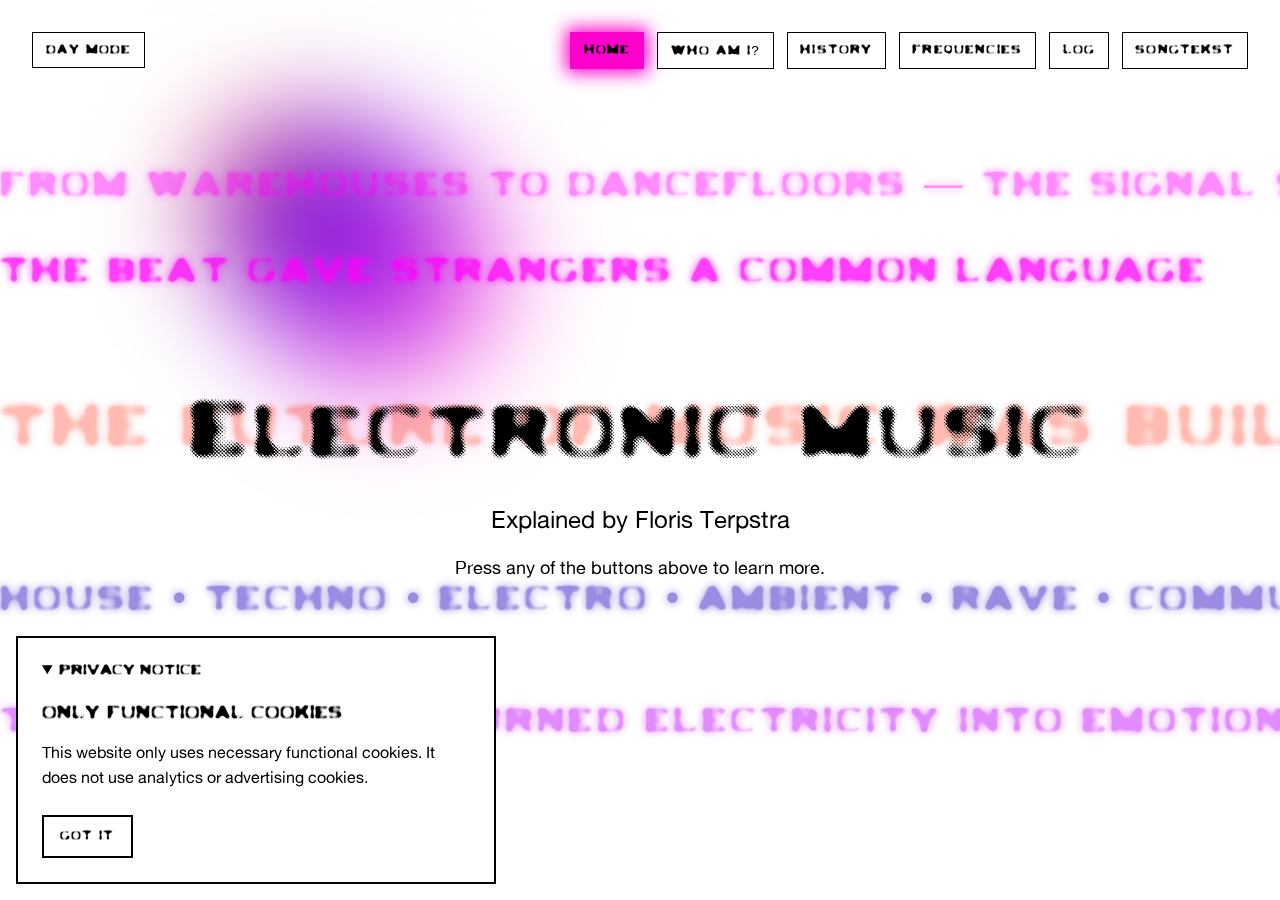
<file: index.html>
<!doctype html>
<html lang="nl">
<head>
  <meta charset="utf-8">
  <meta name="viewport" content="width=device-width, initial-scale=1">
  <title>Floris Terpstra</title>
  <link rel="stylesheet" href="/style.css">
</head>

  <title>Electronic music — Floris Terpstra</title>
  


  <a id="skip-link" href="#inhoud">Skip to content</a>
  <button id="themeToggle" type="button">DAY MODE</button>

  <header>
    <nav aria-label="Main navigation">
      <a href="index.html" aria-current="page">Home</a>
      <a href="contact.html">Who am I?</a>
      <a href="story.html">History</a>
      <a href="frequencies.html">Frequencies</a>
      <a href="https://github.com/floristerpstra123/model/edit/main/README.md">Log</a>
      <a href="letithappen.html">Songtekst</a>
    </nav>
  </header>

  
  <aside aria-hidden="true">
    <p>FROM WAREHOUSES TO DANCEFLOORS — THE SIGNAL SPREADS</p>
    <p>THE BEAT GAVE STRANGERS A COMMON LANGUAGE</p>
    <p>THE FUTURE OF MUSIC WAS BUILT FROM ELECTRIC SIGNALS</p>
    <p>HOUSE • TECHNO • ELECTRO • AMBIENT • RAVE • COMMUNITY</p>
    <p>THE SYNTHESIZER TURNED ELECTRICITY INTO EMOTION</p>
  </aside>

  <main id="inhoud" tabindex="-1" aria-labelledby="pagina-titel">
    <h1 id="pagina-titel">Electronic music</h1>
    <p id="home-subtitle">Explained by Floris Terpstra</p>
    <p id="home-instruction">Press any of the buttons above to learn more.</p>
  </main>

  <details id="consent" open="">
    <summary>PRIVACY NOTICE</summary>
    <h2>ONLY FUNCTIONAL COOKIES</h2>
    <p>
      This website only uses necessary functional cookies.
      It does not use analytics or advertising cookies.
    </p>
    <button id="consent-close" type="button">GOT IT</button>
  </details>
</file>
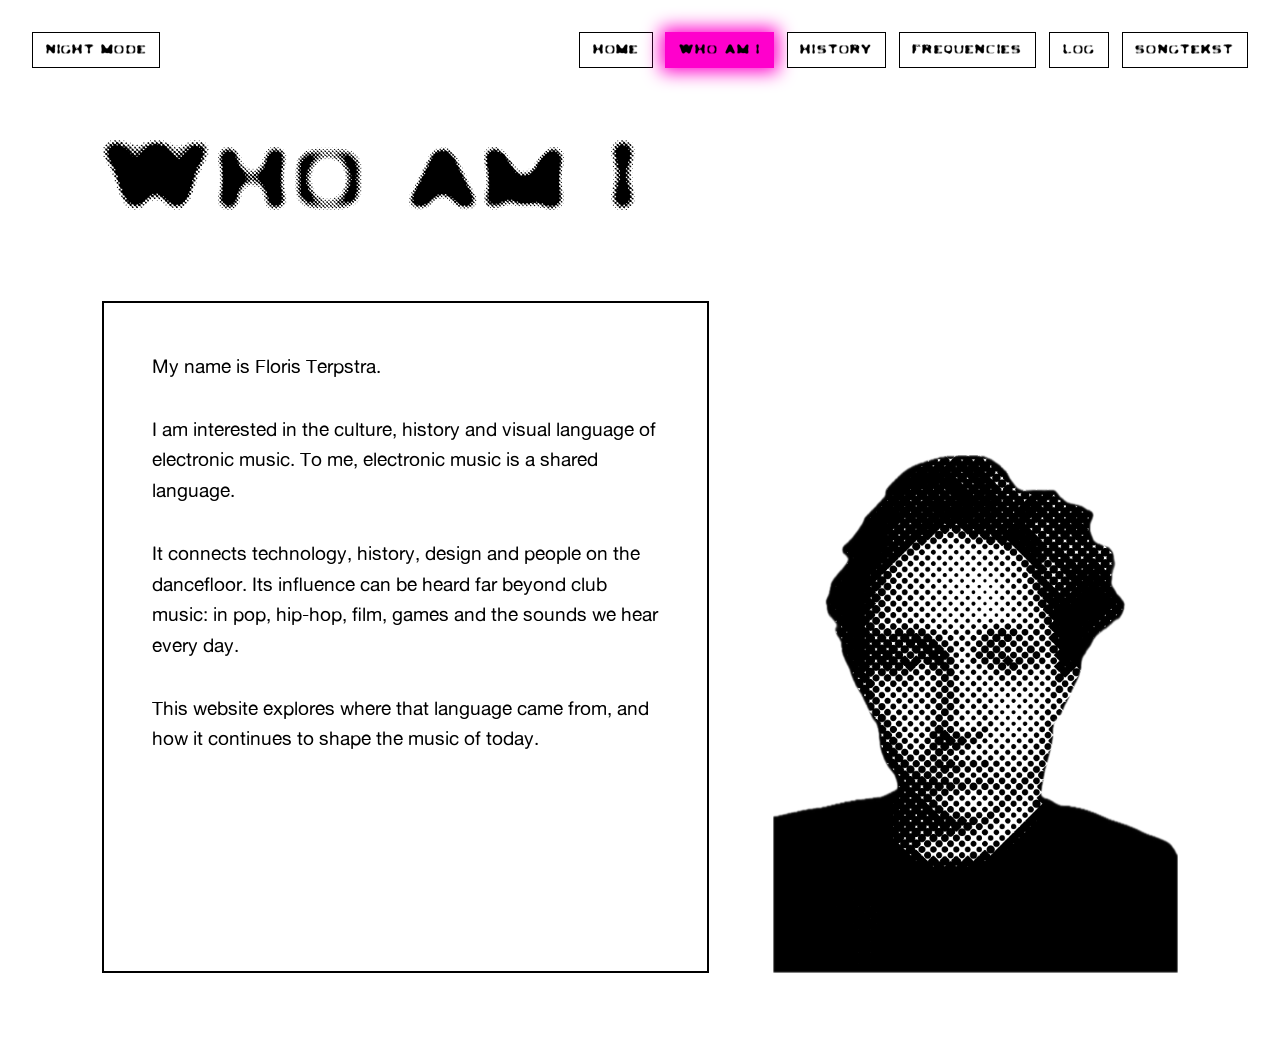
<file: contact.html>
<!doctype html>
<html lang="en">
<head>
  <meta charset="utf-8">
  <meta name="viewport" content="width=device-width, initial-scale=1">
  <title>Who am I — Floris Terpstra</title>
  <link rel="stylesheet" href="contact.css">
</head>
<body>
  <a id="skip-link" href="#inhoud">Skip to content</a>

  <button id="themeToggle" type="button">DAY MODE</button>

  <header>
    <nav aria-label="Main navigation">
      <a href="index.html">Home</a>
      <a href="contact.html" aria-current="page">Who am I</a>
      <a href="story.html">History</a>
      <a href="frequencies.html">Frequencies</a>
      <a href="https://github.com/floristerpstra123/model/edit/main/README.md">Log</a>
      <a href="letithappen.html">Songtekst</a>
    </nav>
  </header>

  <main id="inhoud" tabindex="-1" aria-labelledby="pagina-titel">
    <h1 id="pagina-titel">Who am I</h1>

    <section id="intro" aria-label="About Floris Terpstra">
      <p>My name is Floris Terpstra.</p>

      <p>
        I am interested in the culture, history and visual language of
        electronic music. To me, electronic music is a shared language.
      </p>

      <p>
        It connects technology, history, design and people on the dancefloor.
        Its influence can be heard far beyond club music: in pop, hip-hop,
        film, games and the sounds we hear every day.
      </p>

      <p>
        This website explores where that language came from, and how it
        continues to shape the music of today.
      </p>
    </section>

    <img
      id="portrait"
      src="images/pasted-image-halftone.png"
      alt="Halftone portrait of Floris Terpstra"
    >
  </main>

  <script>
    const themeButton = document.querySelector("#themeToggle");
    const systemTheme = window.matchMedia("(prefers-color-scheme: light)");

    function isLightMode() {
      const choice = document.body.dataset.theme;
      return choice ? choice === "light" : systemTheme.matches;
    }

    function updateButton() {
      themeButton.textContent = isLightMode() ? "NIGHT MODE" : "DAY MODE";
    }

    themeButton.addEventListener("click", () => {
      document.body.dataset.theme = isLightMode() ? "dark" : "light";
      updateButton();
    });

    systemTheme.addEventListener("change", () => {
      document.body.removeAttribute("data-theme");
      updateButton();
    });

    updateButton();
  </script>
</body>
</html>
</file>
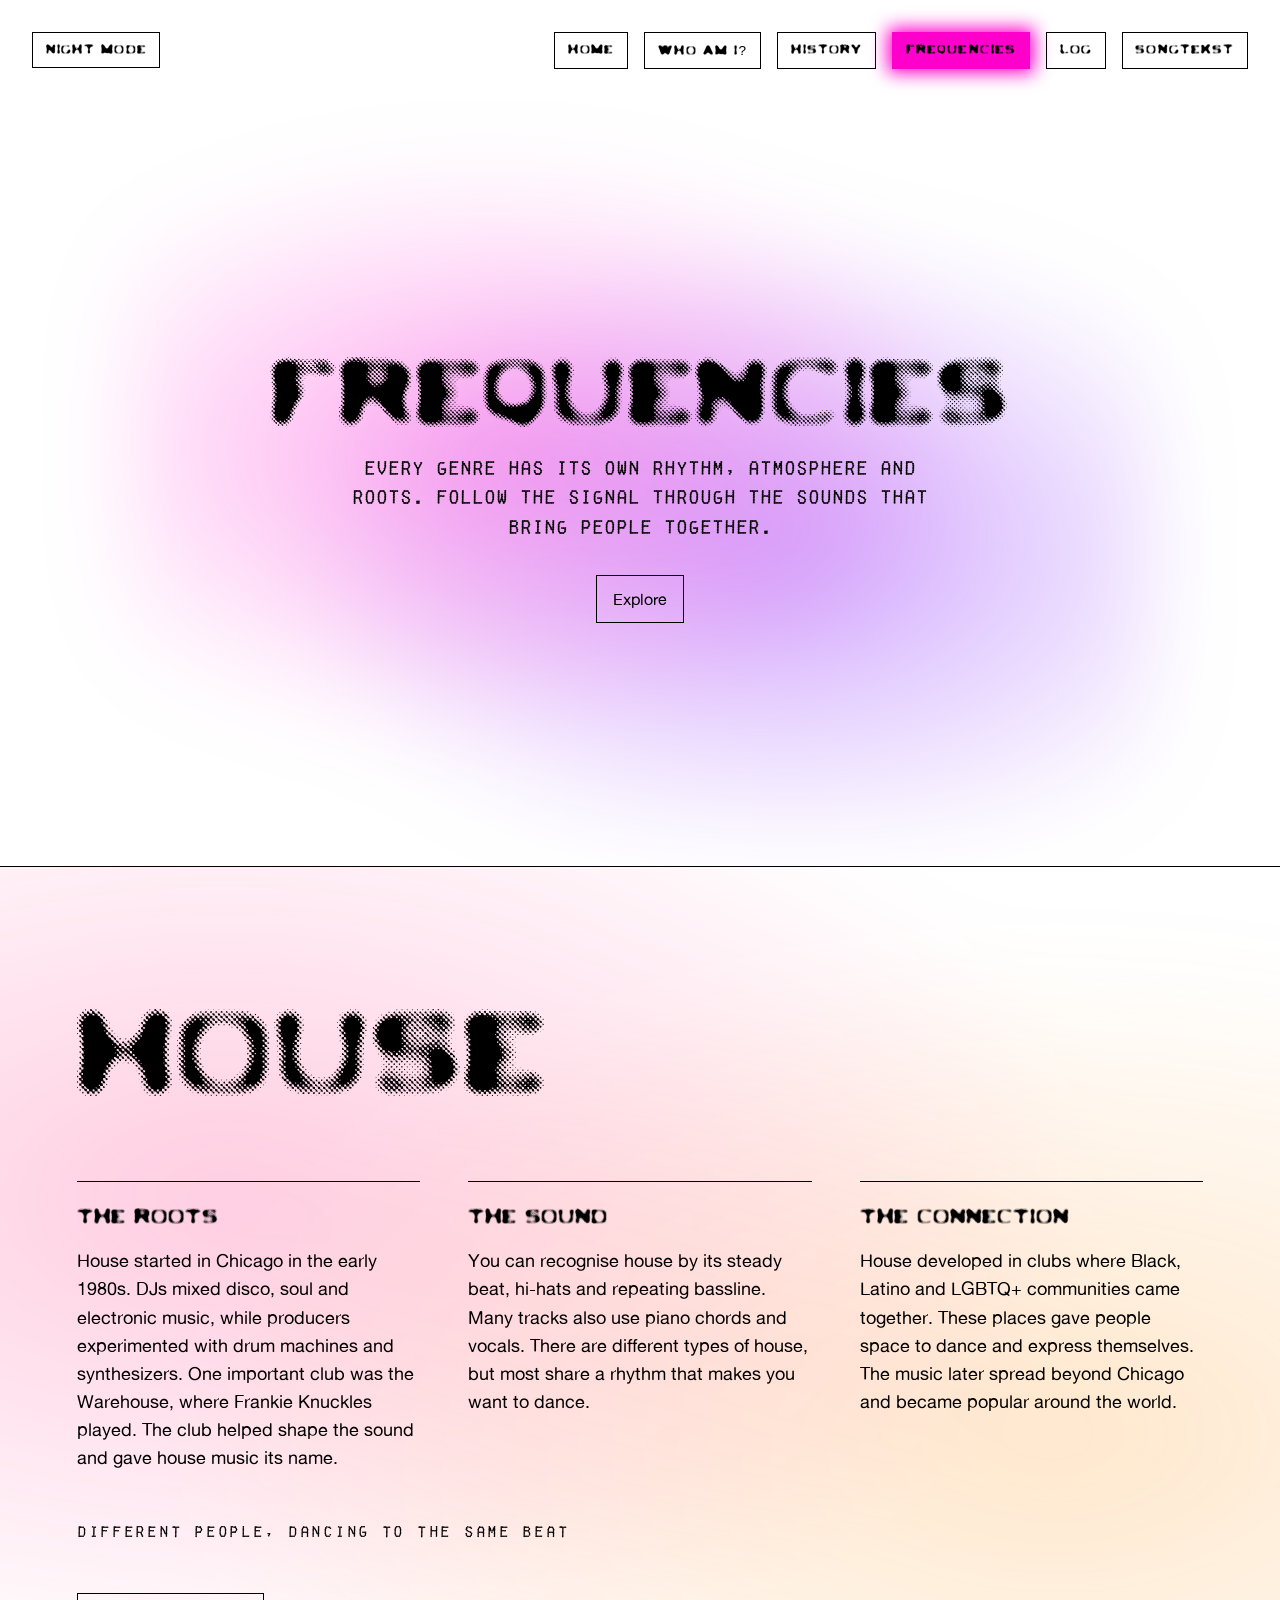
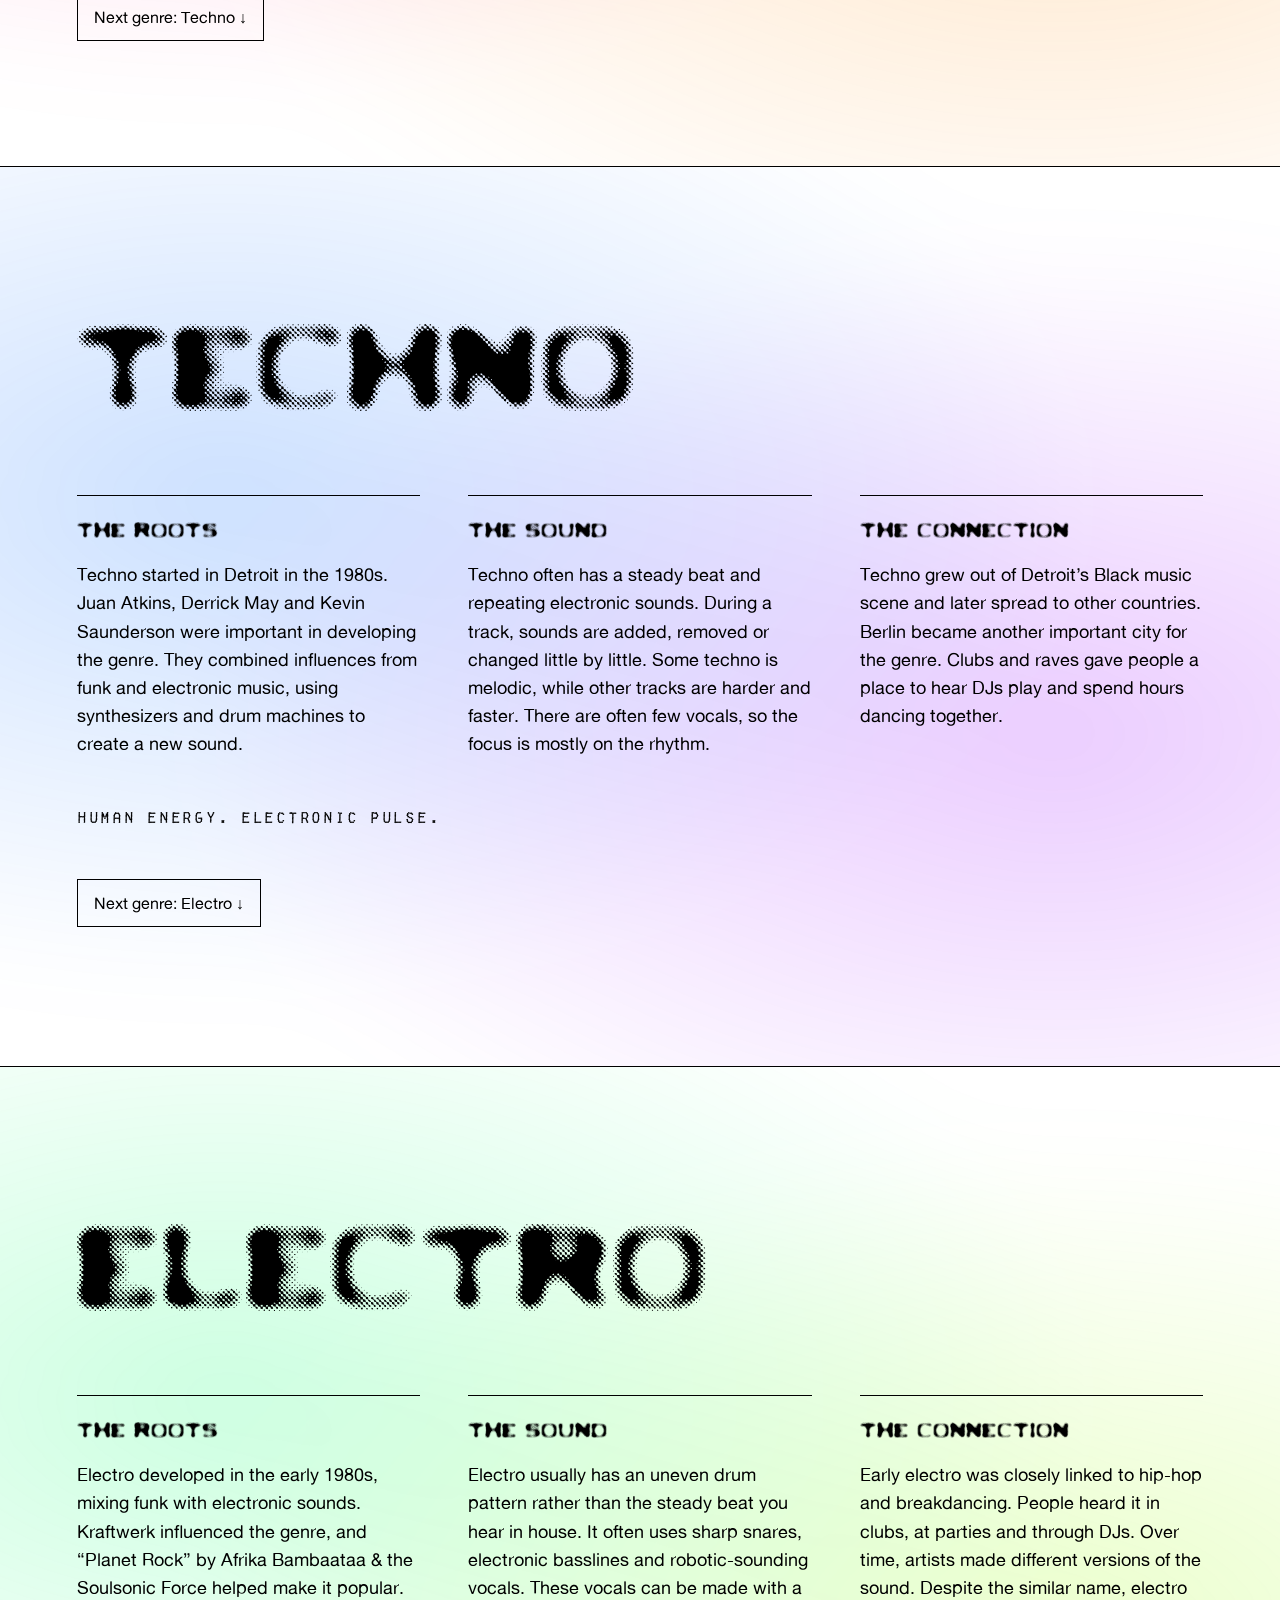
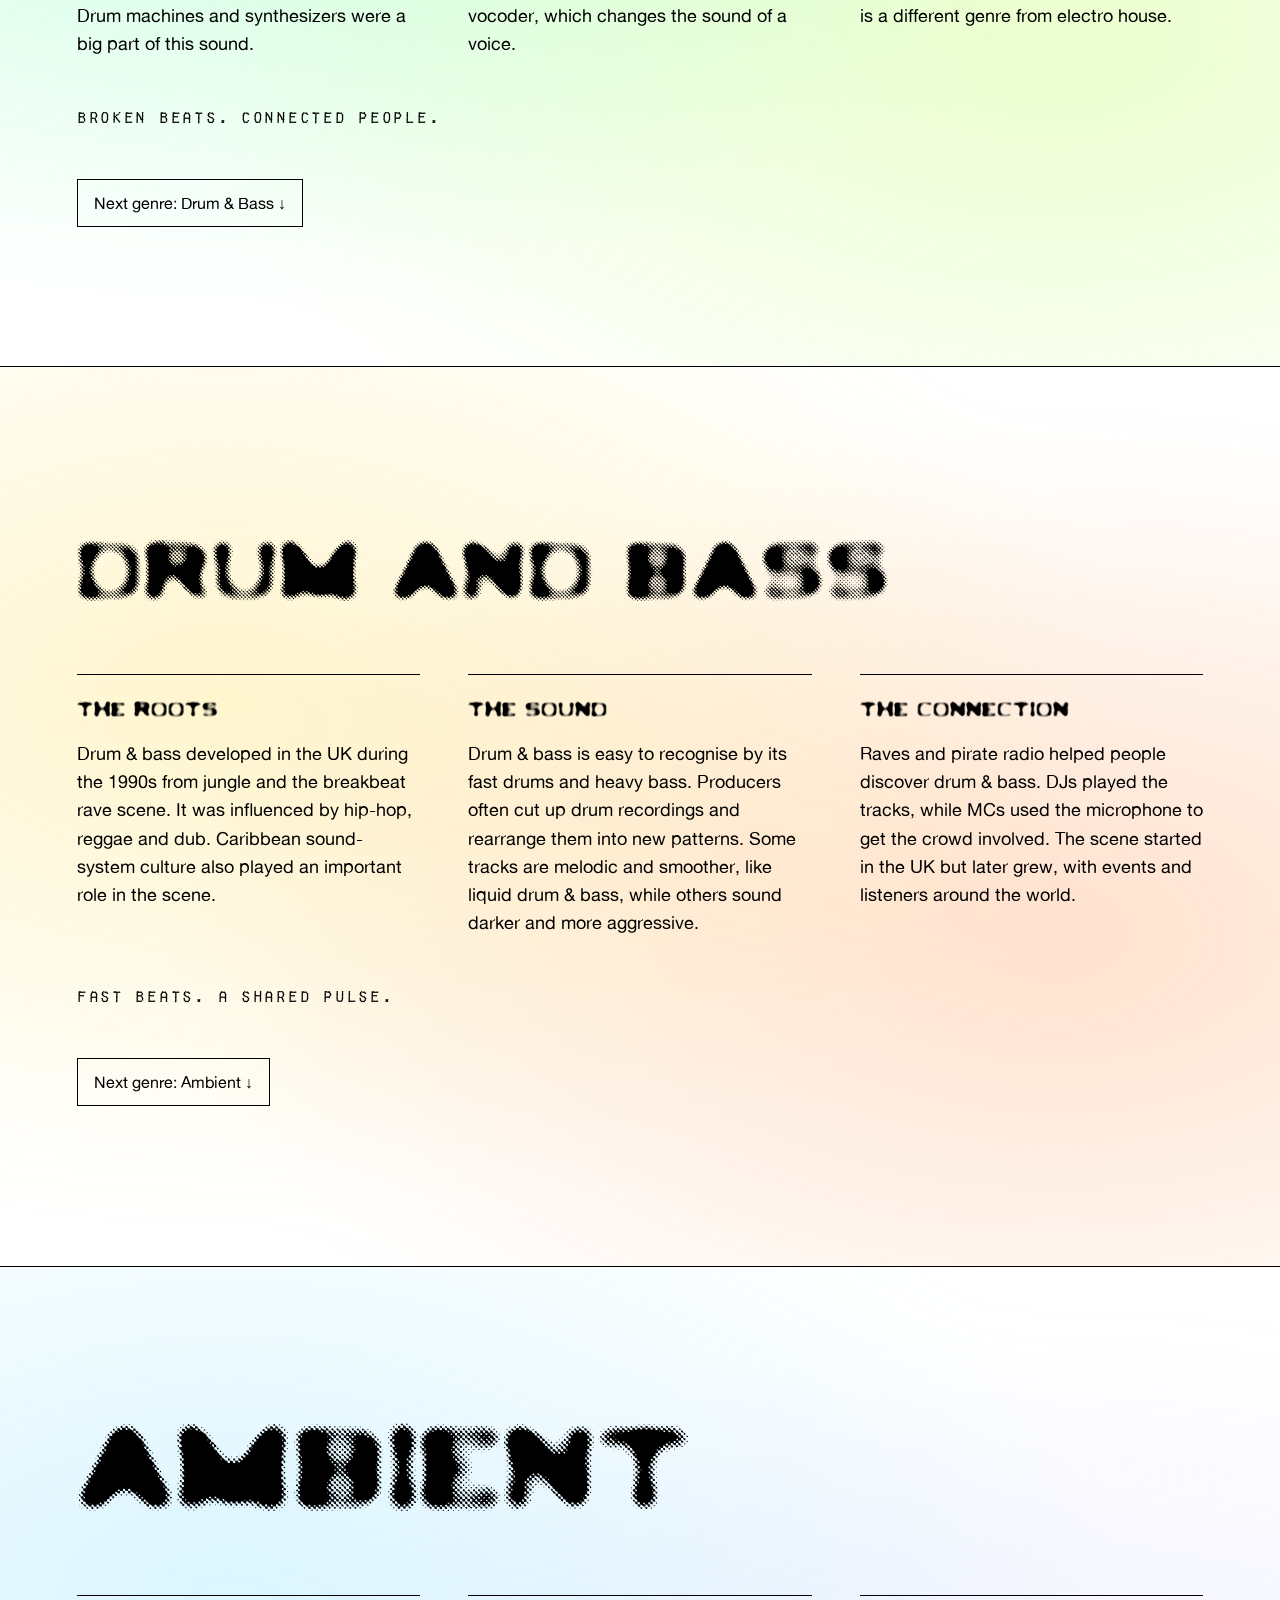
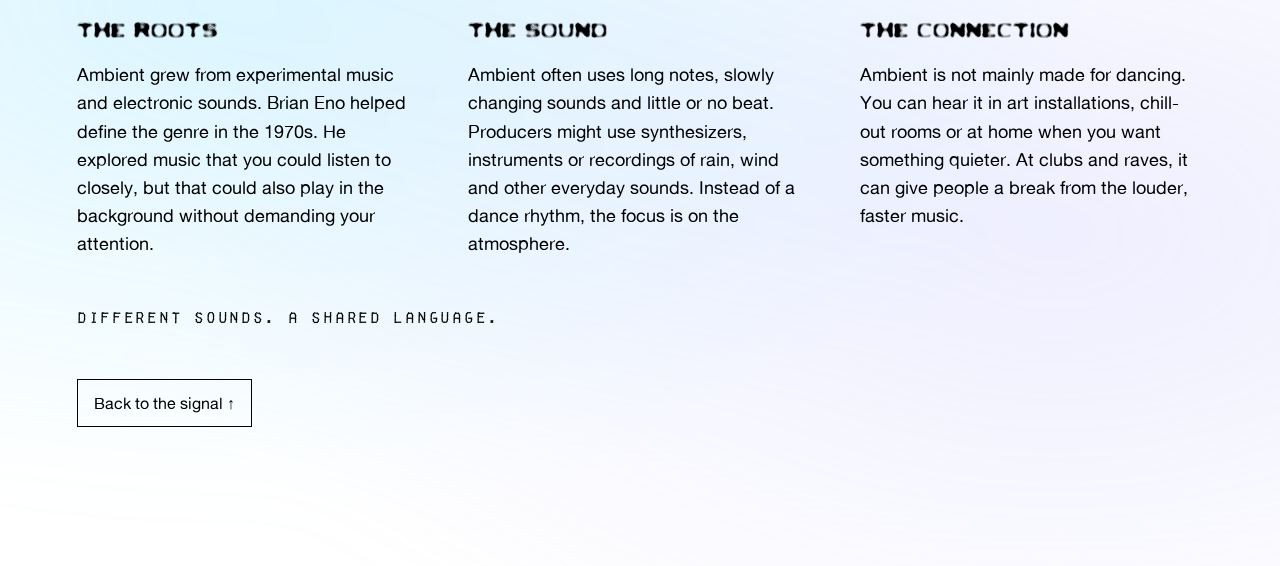
<file: frequencies.html>
<!doctype html>
<html lang="en">
<head>
  <meta charset="utf-8">
  <meta name="viewport" content="width=device-width, initial-scale=1">
  <title>Frequencies — Follow the Signal</title>
  <link rel="stylesheet" href="frequencies.css">
</head>
<body>
  <a id="skip-link" href="#inhoud">Skip to content</a>
  <button id="themeToggle" type="button">DAY MODE</button>

  <header>
    <nav aria-label="Main navigation">
      <a href="index.html">Home</a>
      <a href="contact.html">Who am I?</a>
      <a href="story.html">History</a>
      <a href="frequencies.html" aria-current="page">Frequencies</a>
      <a href="https://github.com/floristerpstra123/model/edit/main/README.md">Log</a>
      <a href="letithappen.html">Songtekst</a>
    </nav>
  </header>

  <main id="inhoud" tabindex="-1" aria-labelledby="intro-title">
    <section id="frequencies-intro" aria-labelledby="intro-title">
      <h1 id="intro-title">FREQUENCIES</h1>
      <p id="intro-description">
        Every genre has its own rhythm, atmosphere and roots. Follow the
        signal through the sounds that bring people together.
      </p>
      <a id="intro-scroll" href="#house">Explore</a>
    </section>

    <section id="house" aria-labelledby="house-title">
      <h2 id="house-title">HOUSE</h2>

      <article>
        <h3>THE ROOTS</h3>
        <p>
          House started in Chicago in the early 1980s. DJs mixed disco, soul
          and electronic music, while producers experimented with drum
          machines and synthesizers. One important club was the Warehouse,
          where Frankie Knuckles played. The club helped shape the sound and
          gave house music its name.
        </p>
      </article>

      <article>
        <h3>THE SOUND</h3>
        <p>
          You can recognise house by its steady beat, hi-hats and repeating
          bassline. Many tracks also use piano chords and vocals. There are
          different types of house, but most share a rhythm that makes you
          want to dance.
        </p>
      </article>

      <article>
        <h3>THE CONNECTION</h3>
        <p>
          House developed in clubs where Black, Latino and LGBTQ+ communities
          came together. These places gave people space to dance and express
          themselves. The music later spread beyond Chicago and became popular
          around the world.
        </p>
      </article>

      <p>DIFFERENT PEOPLE, DANCING TO THE SAME BEAT</p>
      <a href="#techno">Next genre: Techno ↓</a>
    </section>

    <section id="techno" aria-labelledby="techno-title">
      <h2 id="techno-title">TECHNO</h2>

      <article>
        <h3>THE ROOTS</h3>
        <p>
          Techno started in Detroit in the 1980s. Juan Atkins, Derrick May and
          Kevin Saunderson were important in developing the genre. They
          combined influences from funk and electronic music, using
          synthesizers and drum machines to create a new sound.
        </p>
      </article>

      <article>
        <h3>THE SOUND</h3>
        <p>
          Techno often has a steady beat and repeating electronic sounds.
          During a track, sounds are added, removed or changed little by
          little. Some techno is melodic, while other tracks are harder and
          faster. There are often few vocals, so the focus is mostly on the
          rhythm.
        </p>
      </article>

      <article>
        <h3>THE CONNECTION</h3>
        <p>
          Techno grew out of Detroit’s Black music scene and later spread to
          other countries. Berlin became another important city for the genre.
          Clubs and raves gave people a place to hear DJs play and spend hours
          dancing together.
        </p>
      </article>

      <p>HUMAN ENERGY. ELECTRONIC PULSE.</p>
      <a href="#electro">Next genre: Electro ↓</a>
    </section>

    <section id="electro" aria-labelledby="electro-title">
      <h2 id="electro-title">ELECTRO</h2>

      <article>
        <h3>THE ROOTS</h3>
        <p>
          Electro developed in the early 1980s, mixing funk with electronic
          sounds. Kraftwerk influenced the genre, and “Planet Rock” by Afrika
          Bambaataa &amp; the Soulsonic Force helped make it popular. Drum
          machines and synthesizers were a big part of this sound.
        </p>
      </article>

      <article>
        <h3>THE SOUND</h3>
        <p>
          Electro usually has an uneven drum pattern rather than the steady
          beat you hear in house. It often uses sharp snares, electronic
          basslines and robotic-sounding vocals. These vocals can be made with
          a vocoder, which changes the sound of a voice.
        </p>
      </article>

      <article>
        <h3>THE CONNECTION</h3>
        <p>
          Early electro was closely linked to hip-hop and breakdancing. People
          heard it in clubs, at parties and through DJs. Over time, artists
          made different versions of the sound. Despite the similar name,
          electro is a different genre from electro house.
        </p>
      </article>

      <p>BROKEN BEATS. CONNECTED PEOPLE.</p>
      <a href="#drum-bass">Next genre: Drum &amp; Bass ↓</a>
    </section>

    <section id="drum-bass" aria-labelledby="drum-bass-title">
      <h2 id="drum-bass-title">DRUM AND BASS</h2>

      <article>
        <h3>THE ROOTS</h3>
        <p>
          Drum &amp; bass developed in the UK during the 1990s from jungle and the
          breakbeat rave scene. It was influenced by hip-hop, reggae and dub.
          Caribbean sound-system culture also played an important role in the
          scene.
        </p>
      </article>

      <article>
        <h3>THE SOUND</h3>
        <p>
          Drum &amp; bass is easy to recognise by its fast drums and heavy bass.
          Producers often cut up drum recordings and rearrange them into new
          patterns. Some tracks are melodic and smoother, like liquid drum &amp;
          bass, while others sound darker and more aggressive.
        </p>
      </article>

      <article>
        <h3>THE CONNECTION</h3>
        <p>
          Raves and pirate radio helped people discover drum &amp; bass. DJs
          played the tracks, while MCs used the microphone to get the crowd
          involved. The scene started in the UK but later grew, with events
          and listeners around the world.
        </p>
      </article>

      <p>FAST BEATS. A SHARED PULSE.</p>
      <a href="#ambient">Next genre: Ambient ↓</a>
    </section>

    <section id="ambient" aria-labelledby="ambient-title">
      <h2 id="ambient-title">AMBIENT</h2>

      <article>
        <h3>THE ROOTS</h3>
        <p>
          Ambient grew from experimental music and electronic sounds. Brian
          Eno helped define the genre in the 1970s. He explored music that you
          could listen to closely, but that could also play in the background
          without demanding your attention.
        </p>
      </article>

      <article>
        <h3>THE SOUND</h3>
        <p>
          Ambient often uses long notes, slowly changing sounds and little or
          no beat. Producers might use synthesizers, instruments or recordings
          of rain, wind and other everyday sounds. Instead of a dance rhythm,
          the focus is on the atmosphere.
        </p>
      </article>

      <article>
        <h3>THE CONNECTION</h3>
        <p>
          Ambient is not mainly made for dancing. You can hear it in art
          installations, chill-out rooms or at home when you want something
          quieter. At clubs and raves, it can give people a break from the
          louder, faster music.
        </p>
      </article>

      <p>DIFFERENT SOUNDS. A SHARED LANGUAGE.</p>
      <a href="#frequencies-intro">Back to the signal ↑</a>
    </section>
  </main>

  <script>
    const themeButton = document.querySelector("#themeToggle");
    const apparaatThema = window.matchMedia("(prefers-color-scheme: light)");

    function isLightMode() {
      const keuze = document.body.dataset.theme;
      return keuze ? keuze === "light" : apparaatThema.matches;
    }

    function updateKnop() {
      themeButton.textContent = isLightMode() ? "NIGHT MODE" : "DAY MODE";
    }

    themeButton.addEventListener("click", () => {
      document.body.dataset.theme = isLightMode() ? "dark" : "light";
      updateKnop();
    });

    apparaatThema.addEventListener("change", () => {
      document.body.removeAttribute("data-theme");
      updateKnop();
    });

    updateKnop();
  </script>
</body>
</html>
</file>
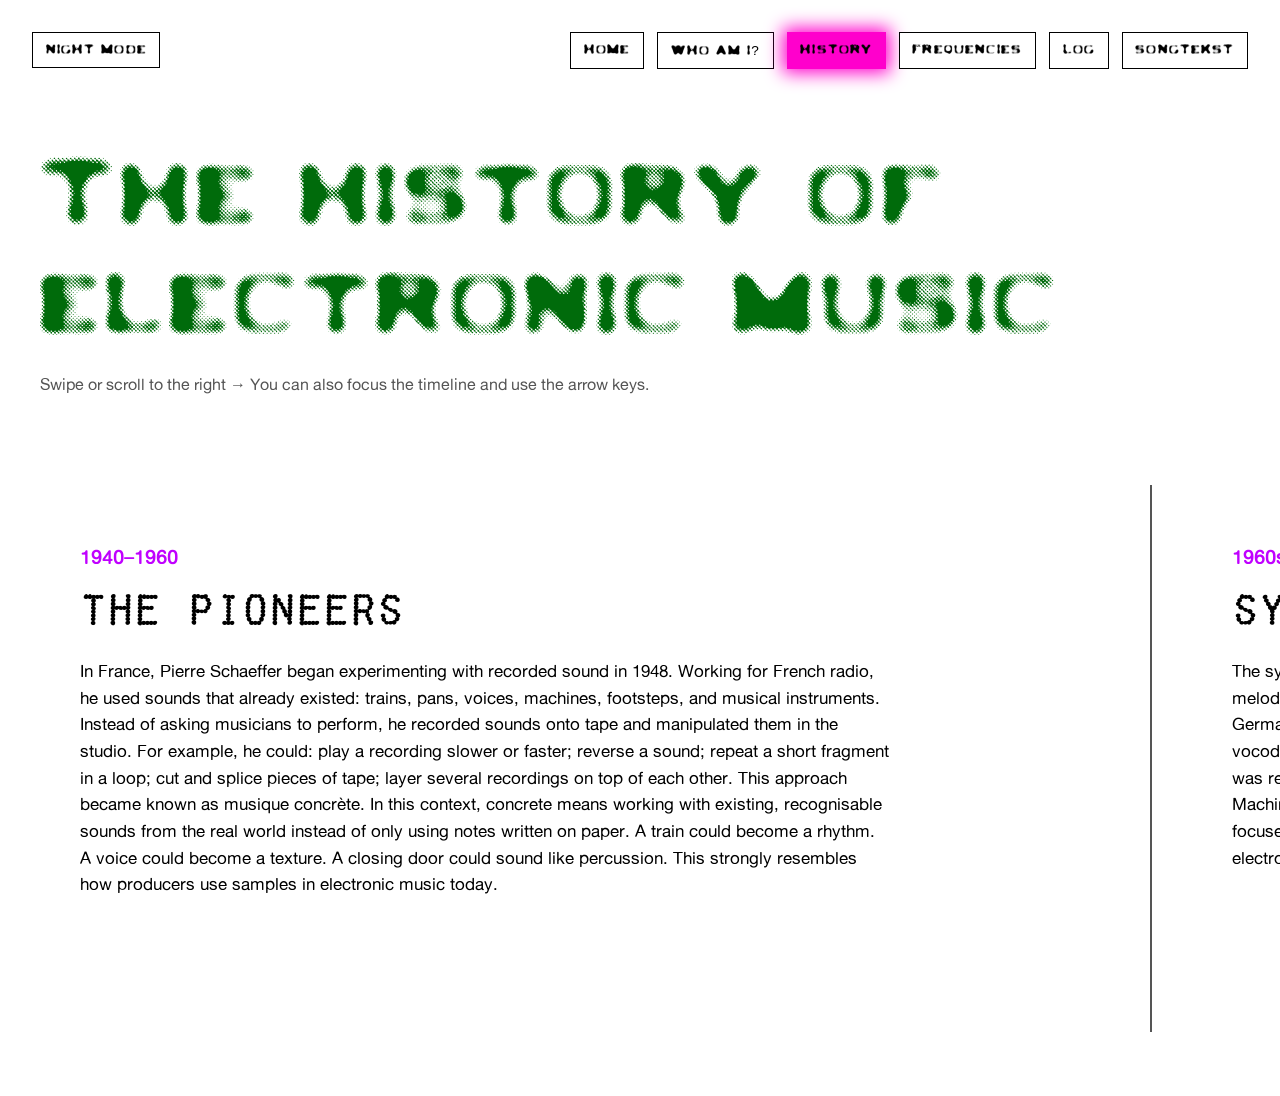
<file: story.html>
<!doctype html>
<html lang="en">
<head>
  <meta charset="utf-8">
  <meta name="viewport" content="width=device-width, initial-scale=1">
  <title>History — Floris Terpstra</title>
  <link rel="stylesheet" href="story.css">
</head>
<body>
  <a id="skip-link" href="#inhoud">Skip to content</a>
  <button id="themeToggle" type="button">DAY MODE</button>

  <header>
    <nav aria-label="Main navigation">
      <a href="index.html">Home</a>
      <a href="contact.html">Who am I?</a>
      <a href="story.html" aria-current="page">History</a>
      <a href="frequencies.html">Frequencies</a>
      <a href="https://github.com/floristerpstra123/model/edit/main/README.md">Log</a>
      <a href="letithappen.html">Songtekst</a>
    </nav>
  </header>

  <main id="inhoud" tabindex="-1" aria-labelledby="pagina-titel">
    <h1 id="pagina-titel">The history of electronic music</h1>
    <p id="instructie">
      Swipe or scroll to the right → You can also focus the timeline and use the arrow keys.
    </p>

    <section id="tijdlijn" tabindex="0" aria-label="Electronic music timeline">
      <section aria-labelledby="pioneers-title">
        <p>1940–1960</p>
        <h2 id="pioneers-title">The pioneers</h2>
        <p>
          In France, Pierre Schaeffer began experimenting with recorded sound in
          1948. Working for French radio, he used sounds that already existed:
          trains, pans, voices, machines, footsteps, and musical instruments.
          Instead of asking musicians to perform, he recorded sounds onto tape
          and manipulated them in the studio. For example, he could: play a
          recording slower or faster; reverse a sound; repeat a short fragment
          in a loop; cut and splice pieces of tape; layer several recordings on
          top of each other. This approach became known as musique concrète. In
          this context, concrete means working with existing, recognisable
          sounds from the real world instead of only using notes written on
          paper. A train could become a rhythm. A voice could become a texture.
          A closing door could sound like percussion. This strongly resembles
          how producers use samples in electronic music today.
        </p>
      </section>

      <section aria-labelledby="synthesizers-title">
        <p>1960s–1970s</p>
        <h2 id="synthesizers-title">Synthesizers</h2>
        <p>
          The synthesizer was no longer only used to create strange sound
          effects. It could perform basslines, melodies, chords, percussion, and
          textures. It became an instrument in its own right. In the 1970s,
          German band Kraftwerk became especially influential. Their music used
          synthesizers, drum machines, vocoders, and sequencers not as
          background effects, but as the centre of the composition. Their sound
          was repetitive, precise, mechanical, and futuristic. Kraftwerk
          presented the machine as more than a tool. Machines could create
          rhythm, melody, atmosphere, and even a visual identity. Their themes
          often focused on technology, transport, radio, industry, and
          communication: subjects that matched their electronic sound.
        </p>
      </section>

      <section aria-labelledby="popular-music-title">
        <p>1960s-1970s</p>
        <h2 id="popular-music-title">The 1960s–1970s: Synthesizers enter popular music</h2>
        <p>
          During the 1960s and 1970s, electronic music moved from experimental
          studios into popular culture. Synthesizers became smaller and easier
          for musicians to use. The Moog synthesizer, and later the Minimoog,
          allowed artists to create basslines, melodies, percussion, and
          entirely new sounds with one instrument. Wendy Carlos helped introduce
          synthesizers to a wide audience with Switched-On Bach in 1968. In the
          1970s, artists in rock, pop, disco, and film music began to use
          electronic sounds as more than special effects. Kraftwerk took this
          further by making machines the centre of their music. Using
          synthesizers, sequencers, drum machines, and vocoders, they created
          repetitive, futuristic tracks about technology, movement, and
          communication. Their work showed that electronic instruments could
          create a complete musical identity. This influenced later genres such
          as synth-pop, electro, house, techno, and ambient.
        </p>
      </section>

      <section aria-labelledby="house-techno-title">
        <p>1980s</p>
        <h2 id="house-techno-title">The 1980s: House and Techno</h2>
        <p>
          In the 1980s, electronic dance music developed in clubs through DJs,
          dancers, drum machines, and synthesizers. House music emerged in
          Chicago from disco, soul, and underground club culture. Black, Latino,
          and queer communities played a central role in keeping dance music
          alive after disco disappeared from the mainstream. DJs such as Frankie
          Knuckles mixed records into long, rhythmic sets, while producers used
          drum machines and samples to make tracks built around a steady
          four-to-the-floor beat. Techno emerged in Detroit with a more
          futuristic and mechanical sound. Artists such as Juan Atkins, Derrick
          May, and Kevin Saunderson combined influences from funk, electro,
          Kraftwerk, and science fiction. Their music used repetition, synthetic
          sounds, and machine-like rhythms to imagine the future. House and
          techno were shaped by Black American artists and communities. Their
          influence became the foundation for much of today’s global electronic
          dance music.
        </p>
      </section>

      <section aria-labelledby="rave-title">
        <p>1990-2000s</p>
        <h2 id="rave-title">The 1990s and beyond: Rave culture spreads</h2>
        <p>
          During the 1990s, house and techno spread across Europe through rave
          culture. Large events in clubs, warehouses, fields, and abandoned
          buildings brought people together around long DJ sets, powerful sound
          systems, and collective dancing. As electronic music travelled between
          cities, new local scenes created their own styles: Trance used melodic
          synthesizers, long build-ups, and hypnotic repetition. Jungle and drum
          &amp; bass developed in the UK through fast breakbeats, deep bass, and
          reggae, dub, and hip-hop influences. Gabber emerged in Rotterdam with
          fast tempos and distorted kick drums. Ambient focused on slower,
          atmospheric sound rather than the dancefloor. Dubstep developed in
          South London in the early 2000s from UK garage, dub, grime, and
          jungle. Affordable samplers, drum machines, computers, independent
          labels, and pirate radio helped this music travel quickly. Rave
          culture turned electronic music into a global movement, connecting
          technology, rhythm, and collective freedom.
        </p>
      </section>
    </section>
  </main>

  <script>
    const themeToggle = document.querySelector("#themeToggle");
    const apparaatThema = window.matchMedia("(prefers-color-scheme: light)");

    function isLightMode() {
      const keuze = document.body.dataset.theme;
      return keuze ? keuze === "light" : apparaatThema.matches;
    }

    function updateKnop() {
      themeToggle.textContent = isLightMode() ? "NIGHT MODE" : "DAY MODE";
    }

    themeToggle.addEventListener("click", () => {
      document.body.dataset.theme = isLightMode() ? "dark" : "light";
      updateKnop();
    });

    apparaatThema.addEventListener("change", () => {
      document.body.removeAttribute("data-theme");
      updateKnop();
    });

    updateKnop();
  </script>
</body>
</html>
</file>
<file: style.css>
@font-face {
  font-family: "Ledlight";
  src: url("fonts/LEDLIGHT.otf") format("opentype");
  font-weight: 400;
  font-style: normal;
  font-display: swap;
}

@font-face {
  font-family: "AlteHaasGrotesk";
  src: url("fonts/AlteHaasGroteskRegular.ttf") format("truetype");
  font-weight: 400;
  font-style: normal;
  font-display: swap;
}

:root {
  color-scheme: dark;
  --background: #000;
  --text: #fff;
}

@media (prefers-color-scheme: light) {
  :root {
    color-scheme: light;
    --background: #fff;
    --text: #000;
  }
}

body[data-theme="light"] {
  color-scheme: light;
  --background: #fff;
  --text: #000;
}

body[data-theme="dark"] {
  color-scheme: dark;
  --background: #000;
  --text: #fff;
}
* {
  box-sizing: border-box;
}

html {
  background: var(--background);
}

body {
  margin: 0;
  min-height: 100vh;
  background: var(--background);
  color: var(--text);
  font-family: "AlteHaasGrotesk", Arial, sans-serif;
}

body::before {
  content: "";
  position: fixed;
  z-index: 0;
  inset: 0;
  pointer-events: none;
  background:
    radial-gradient(circle, #a020f0 0%, transparent 35%),
    radial-gradient(circle, #2600bf 0%, transparent 35%),
    radial-gradient(circle, #ff00cc 0%, transparent 35%),
    radial-gradient(circle, #ff1744 0%, transparent 35%);
  background-color: var(--background);
  background-repeat: no-repeat;
  background-size: 55% 55%, 50% 50%, 60% 60%, 45% 45%;
  filter: blur(50px);
  animation: zweven 14s ease-in-out infinite alternate;
}

body > header {
  position: fixed;
  z-index: 10;
  top: 2rem;
  right: 2rem;
}

header nav {
  display: flex;
  flex-wrap: wrap;
  gap: 0.8rem;
}

header a,
#themeToggle,
#consent-close {
  display: inline-block;
  padding: 0.6rem 0.8rem;
  border: 1px solid currentColor;
  border-radius: 0;
  background: var(--background);
  color: var(--text);
  font-family: "Ledlight", Arial, sans-serif;
  font-size: 0.85rem;
  font-weight: 400;
  letter-spacing: 0.08em;
  text-decoration: none;
  text-transform: uppercase;
  cursor: pointer;
  transition:
    background 0.25s ease,
    color 0.25s ease,
    box-shadow 0.25s ease,
    transform 0.25s ease;
}

#themeToggle {
  position: fixed;
  z-index: 10;
  top: 2rem;
  left: 2rem;
}

header a:hover,
header a:focus-visible,
header a[aria-current="page"],
#themeToggle:hover,
#themeToggle:focus-visible,
#consent-close:hover,
#consent-close:focus-visible {
  background: #ff00cc;
  color: #000;
  border-color: #ff00cc;
  box-shadow: 0 0 18px 4px #ff00cc;
}

header a:hover,
header a:focus-visible,
#themeToggle:hover,
#themeToggle:focus-visible {
  transform: translateY(-3px);
}

main {
  position: relative;
  z-index: 2;
  display: flex;
  flex-direction: column;
  justify-content: center;
  align-items: center;
  gap: 1rem;
  min-height: 100svh;
  padding: 8rem 1.5rem 4rem;
  text-align: center;
  scroll-margin-top: 7rem;
}

h1 {
  max-width: 100%;
  margin: 0;
  font-family: "Ledlight", Arial, sans-serif;
  font-size: clamp(2rem, 7vw, 7rem);
  font-weight: 400;
  line-height: 1.15;
  letter-spacing: 0.04em;
  overflow-wrap: anywhere;
}

#home-subtitle,
#home-instruction {
  margin: 0;
  line-height: 1.5;
}

#home-subtitle {
  font-size: clamp(1rem, 2vw, 1.5rem);
}

#home-instruction {
  font-size: clamp(0.9rem, 1.5vw, 1.1rem);
}

aside {
  position: fixed;
  z-index: 1;
  inset: 0;
  overflow: hidden;
  pointer-events: none;
}

aside p {
  position: absolute;
  width: max-content;
  margin: 0;
  color: #ff00fb;
  font-family: "Ledlight", Arial, sans-serif;
  font-size: clamp(1.5rem, 3vw, 4rem);
  letter-spacing: 0.08em;
  white-space: nowrap;
  opacity: 0.45;
  text-shadow: 0 0 8px currentColor;
}

aside p:nth-child(1) {
  top: 18%;
  animation: naarLinks 16s linear infinite;
}

aside p:nth-child(2) {
  top: 28%;
  opacity: 0.75;
  animation: naarRechts 21s linear infinite;
}

aside p:nth-child(3) {
  top: 44%;
  color: #ff2000;
  font-size: clamp(2rem, 5vw, 7rem);
  opacity: 0.3;
  animation: naarLinks 25s linear infinite;
}

aside p:nth-child(4) {
  top: 64%;
  color: #2600bf;
  animation: naarRechts 18s linear infinite;
}

aside p:nth-child(5) {
  top: 78%;
  color: #c000ff;
  animation: naarLinks 23s linear infinite;
}

#consent {
  position: fixed;
  z-index: 20;
  bottom: 1rem;
  left: 1rem;
  width: fit-content;
  max-width: calc(100% - 2rem);
  max-height: 80svh;
  overflow-y: auto;
  padding: 0.5rem 1rem;
  border: 2px solid currentColor;
  background: var(--background);
  color: var(--text);
  font-family: "Ledlight", Arial, sans-serif;
}

#consent[open] {
  width: min(30rem, calc(100% - 2rem));
  padding: 1.5rem;
}

#consent[hidden] {
  display: none;
}

#consent summary {
  cursor: pointer;
}

#consent h2 {
  margin: 1.5rem 0 1rem;
  font-size: 1.25rem;
  font-weight: 400;
}

#consent p {
  margin: 0 0 1rem;
  font-family: "AlteHaasGrotesk", Arial, sans-serif;
  line-height: 1.6;
}

#consent-close {
  margin-top: 0.5rem;
  padding: 0.75rem 1rem;
  border-width: 2px;
}

#skip-link {
  position: fixed;
  z-index: 30;
  top: 1rem;
  left: 1rem;
  padding: 1rem;
  border: 2px solid currentColor;
  background: var(--background);
  color: var(--text);
  transform: translateY(-200%);
}

#skip-link:focus {
  transform: translateY(0);
}

a:focus-visible,
button:focus-visible,
summary:focus-visible,
main:focus-visible {
  outline: 3px solid var(--text);
  outline-offset: 5px;
}

@keyframes zweven {
  0% {
    background-position: 0% 20%, 100% 80%, 70% 0%, 20% 100%;
  }
  25% {
    background-position: 65% 75%, 15% 5%, 90% 60%, 35% 25%;
  }
  50% {
    background-position: 30% 50%, 85% 30%, 10% 85%, 75% 15%;
  }
  75% {
    background-position: 90% 10%, 40% 85%, 55% 35%, 0% 60%;
  }
  100% {
    background-position: 15% 90%, 75% 40%, 30% 10%, 95% 75%;
  }
}

@keyframes naarLinks {
  from {
    transform: translateX(100vw);
  }
  to {
    transform: translateX(-100%);
  }
}

@keyframes naarRechts {
  from {
    transform: translateX(-100%);
  }
  to {
    transform: translateX(100vw);
  }
}

@media (max-width: 1200px) {
  #themeToggle {
    position: absolute;
    top: 1rem;
    left: 1rem;
  }

  body > header {
  position: relative;
  top: auto;
  right: auto;
  padding: 5rem 1rem 1rem;
}

  header nav {
    gap: 0.6rem;
  }

  main {
    min-height: 65svh;
    padding: 2rem 1rem;
    scroll-margin-top: 1rem;
  }

  h1 {
    font-size: clamp(2rem, 8vw, 5rem);
  }
}

@media (max-width: 600px) {
  #consent {
    max-height: 60svh;
    font-size: 0.85rem;
    overflow-wrap: anywhere;
  }

  #consent[open] {
    padding: 1rem;
  }
}

@media (prefers-reduced-motion: reduce) {
  body::before {
    animation: none;
  }

  aside {
    display: none;
  }

  aside p {
    animation: none;
  }

  header a,
  #themeToggle,
  #consent-close {
    transition: none;
    transform: none;
  }
}
</file>
<file: contact.css>
@font-face {
  font-family: "Ledlight";
  src: url("fonts/LEDLIGHT.otf") format("opentype");
  font-weight: 400;
  font-style: normal;
  font-display: swap;
}

@font-face {
  font-family: "AlteHaasGrotesk";
  src: url("fonts/AlteHaasGroteskRegular.ttf") format("truetype");
  font-weight: 400;
  font-style: normal;
  font-display: swap;
}

:root {
  color-scheme: dark;
  --background: #000;
  --text: #f0f0f0;
  --portrait-blend: screen;
}

@media (prefers-color-scheme: light) {
  :root {
    color-scheme: light;
    --background: #fff;
    --text: #000;
    --portrait-blend: multiply;
  }
}

body[data-theme="light"] {
  color-scheme: light;
  --background: #fff;
  --text: #000;
  --portrait-blend: multiply;
}

body[data-theme="dark"] {
  color-scheme: dark;
  --background: #000;
  --text: #f0f0f0;
  --portrait-blend: screen;
}

* {
  box-sizing: border-box;
}

body {
  margin: 0;
  background: var(--background);
  color: var(--text);
  font-family: "AlteHaasGrotesk", Arial, sans-serif;
}

body > header {
  position: fixed;
  z-index: 10;
  top: 2rem;
  right: 2rem;
}

header nav {
  display: flex;
  flex-wrap: wrap;
  gap: 0.8rem;
}

header a,
#themeToggle {
  display: inline-block;
  padding: 0.6rem 0.8rem;
  border: 1px solid currentColor;
  border-radius: 0;
  background: var(--background);
  color: var(--text);
  font-family: "Ledlight", Arial, sans-serif;
  font-size: 0.85rem;
  font-weight: 400;
  letter-spacing: 0.08em;
  text-decoration: none;
  text-transform: uppercase;
  cursor: pointer;
  transition:
    background 0.25s ease,
    color 0.25s ease,
    box-shadow 0.25s ease;
}

#themeToggle {
  position: fixed;
  z-index: 10;
  top: 2rem;
  left: 2rem;
}

header a:hover,
header a:focus-visible,
header a[aria-current="page"],
#themeToggle:hover,
#themeToggle:focus-visible {
  background: #ff00cc;
  color: #000;
  border-color: #ff00cc;
  box-shadow: 0 0 18px 4px #ff00cc;
}

main {
  display: grid;
  grid-template-columns: minmax(0, 1.2fr) minmax(18rem, 0.8fr);
  align-items: center;
  gap: 5vw;
  min-height: 100vh;
  padding: 8rem 8vw 4rem;
  scroll-margin-top: 7rem;
}

h1 {
  grid-column: 1 / -1;
  margin: 0;
  font-family: "Ledlight", Arial, sans-serif;
  font-size: clamp(2.5rem, 8vw, 7rem);
  font-weight: 400;
  letter-spacing: 0.04em;
  overflow-wrap: anywhere;
}

#intro {
  grid-column: 1;
  min-width: 0;
  min-height: 42rem;
  padding: 3rem;
  border: 2px solid currentColor;
  font-size: clamp(1rem, 1.5vw, 1.5rem);
  line-height: 1.6;
}

#intro p {
  max-width: 34rem;
  margin: 0 0 2rem;
}

#intro p:last-child {
  margin-bottom: 0;
}

#portrait {
  grid-column: 2;
  justify-self: end;
  align-self: end;
  width: min(100%, 38rem);
  height: auto;
  max-height: 78vh;
  object-fit: contain;
  mix-blend-mode: var(--portrait-blend);
}

#skip-link {
  position: fixed;
  z-index: 20;
  top: 1rem;
  left: 1rem;
  padding: 1rem;
  border: 2px solid currentColor;
  background: var(--background);
  color: var(--text);
  transform: translateY(-200%);
}

#skip-link:focus {
  transform: translateY(0);
}

a:focus-visible,
button:focus-visible,
main:focus-visible {
  outline: 3px solid var(--text);
  outline-offset: 5px;
}

@media (max-width: 1200px) {
  #themeToggle {
    position: absolute;
    top: 1rem;
    left: 1rem;
  }

  body > header {
    position: static;
    padding: 5rem 1rem 1rem;
  }

  header nav {
    gap: 0.6rem;
  }

  header a {
    max-width: 100%;
    overflow-wrap: anywhere;
  }

  main {
    grid-template-columns: minmax(0, 1fr);
    min-height: auto;
    padding: 2rem 1rem;
    gap: 2rem;
    scroll-margin-top: 1rem;
  }

  h1 {
    font-size: clamp(2.5rem, 10vw, 4rem);
  }

  #intro {
    min-height: auto;
    padding: 1.5rem;
    font-size: 1rem;
    overflow-wrap: anywhere;
  }

  #intro p {
    max-width: 100%;
  }

  #portrait {
    grid-column: 1;
    justify-self: center;
    width: min(100%, 24rem);
    max-height: none;
  }
}

@media (prefers-reduced-motion: reduce) {
  header a,
  #themeToggle {
    transition: none;
  }
}
</file>
<file: frequencies.css>
@font-face {
  font-family: "Ledlight";
  src: url("fonts/LEDLIGHT.otf") format("opentype");
  font-weight: 400;
  font-style: normal;
  font-display: swap;
}

@font-face {
  font-family: "FakeReceipt";
  src: url("fonts/Fake Receipt.otf") format("opentype");
  font-weight: 400;
  font-style: normal;
  font-display: swap;
}

@font-face {
  font-family: "AlteHaasGrotesk";
  src: url("fonts/AlteHaasGroteskRegular.ttf") format("truetype");
  font-weight: 400;
  font-style: normal;
  font-display: swap;
}

:root {
  color-scheme: dark;
  --background: #000;
  --text: #fff;
}

@media (prefers-color-scheme: light) {
  :root {
    color-scheme: light;
    --background: #fff;
    --text: #000;
  }
}

body[data-theme="light"] {
  color-scheme: light;
  --background: #fff;
  --text: #000;
}

body[data-theme="dark"] {
  color-scheme: dark;
  --background: #000;
  --text: #fff;
}

* {
  box-sizing: border-box;
}

body {
  margin: 0;
  background: var(--background);
  color: var(--text);
  font-family: "AlteHaasGrotesk", Arial, sans-serif;
}

h1,
h2,
h3 {
  margin: 0;
  font-family: "Ledlight", Arial, sans-serif;
  font-weight: 400;
}

main p {
  margin: 0;
  font-family: "FakeReceipt", Arial, sans-serif;
  font-weight: 400;
}

body > header {
  padding: 2rem 2rem 2rem 16rem;
}

header nav {
  display: flex;
  justify-content: flex-end;
  flex-wrap: wrap;
  gap: 1rem;
}

header a,
#themeToggle,
main > section > a {
  display: inline-block;
  padding: 0.8rem 1rem;
  border: 1px solid currentColor;
  border-radius: 0;
  background: transparent;
  color: var(--text);
  font-size: 1rem;
  text-decoration: none;
  cursor: pointer;
  transition:
    background 0.25s ease,
    color 0.25s ease,
    box-shadow 0.25s ease,
    transform 0.25s ease;
}

header a,
#themeToggle {
  padding: 0.6rem 0.8rem;
  font-family: "Ledlight", Arial, sans-serif;
  font-size: 0.85rem;
  font-weight: 400;
  letter-spacing: 0.08em;
  text-transform: uppercase;
}

#themeToggle {
  position: absolute;
  z-index: 10;
  top: 2rem;
  left: 2rem;
  background: var(--background);
}

header a:hover,
header a:focus-visible,
header a[aria-current="page"],
#themeToggle:hover,
#themeToggle:focus-visible,
main > section > a:hover,
main > section > a:focus-visible {
  background: #ff00cc;
  color: #000;
  border-color: #ff00cc;
  box-shadow: 0 0 18px 4px #ff00cc;
}

header a:hover,
header a:focus-visible,
#themeToggle:hover,
#themeToggle:focus-visible {
  transform: translateY(-3px);
}


main > section {
  position: relative;
  isolation: isolate;
  overflow: hidden;
  background: var(--background);
  scroll-margin-top: 2rem;
}

main > section::before {
  content: "";
  position: absolute;
  z-index: -1;
  pointer-events: none;
  inset: -15%;
  background:
    radial-gradient(ellipse at 25% 40%, var(--glow-one), transparent 50%),
    radial-gradient(ellipse at 75% 60%, var(--glow-two), transparent 50%);
  filter: blur(40px);
  animation: genre-drift var(--speed, 10s) ease-in-out infinite alternate;
}


#frequencies-intro {
  display: flex;
  flex-direction: column;
  align-items: center;
  justify-content: center;
  min-height: 85svh;
  padding: 5rem 1.5rem;
  text-align: center;
}

#frequencies-intro::before {
  inset: 5% 10%;
  background:
    radial-gradient(ellipse at 35% 45%, #ff00cc55, transparent 55%),
    radial-gradient(ellipse at 65% 60%, #7000ff55, transparent 55%);
  filter: blur(45px);
  animation: signal-drift 8s ease-in-out infinite alternate;
}

#intro-title {
  max-width: 100%;
  font-size: clamp(2rem, 8vw, 7rem);
  overflow-wrap: anywhere;
}

#intro-description {
  max-width: 48ch;
  font-size: 1.1rem;
  line-height: 1.7;
}

#intro-scroll {
  margin-top: 2rem;
}

#house {
  --glow-one: #ff006633;
  --glow-two: #ff880033;
}

#techno {
  --glow-one: #0066ff33;
  --glow-two: #9900ff33;
}

#electro {
  --glow-one: #00ff6633;
  --glow-two: #99ff0033;
}

#drum-bass {
  --glow-one: #ffcc0033;
  --glow-two: #ff660033;
  --speed: 7s;
}

#ambient {
  --glow-one: #44ccff33;
  --glow-two: #aaaaff33;
  --speed: 22s;
}

main > section:not(#frequencies-intro) {
  display: grid;
  grid-template-columns: repeat(3, minmax(0, 1fr));
  align-content: center;
  gap: 3rem;
  min-height: 100svh;
  padding: clamp(3rem, 7vw, 7rem) clamp(1.5rem, 6vw, 6rem);
  border-top: 1px solid currentColor;
}

main > section > h2,
main > section > p,
main > section > a {
  grid-column: 1 / -1;
}

h2 {
  font-size: clamp(2.5rem, 10vw, 9rem);
  line-height: 1.1;
  overflow-wrap: anywhere;
}

#drum-bass h2 {
  font-size: clamp(2rem, 7vw, 7rem);
}

main article {
  min-width: 0;
  padding-top: 1.5rem;
  border-top: 1px solid currentColor;
}

h3 {
  margin-bottom: 1rem;
  font-size: 1.4rem;
}

main article p {
  max-width: 48ch;
  font-family: "AlteHaasGrotesk", Arial, sans-serif;
  font-size: 1.1rem;
  line-height: 1.6;
}

main > section:not(#frequencies-intro) > p {
  font-size: 0.9rem;
  line-height: 1.8;
  letter-spacing: 0.12em;
}

main > section > a {
  justify-self: start;
}

#skip-link {
  position: fixed;
  z-index: 20;
  top: 1rem;
  left: 1rem;
  padding: 1rem;
  border: 2px solid currentColor;
  background: var(--background);
  color: var(--text);
  transform: translateY(-200%);
}

#skip-link:focus {
  transform: translateY(0);
}

a:focus-visible,
button:focus-visible,
main:focus-visible {
  outline: 3px solid var(--text);
  outline-offset: 5px;
}

@keyframes signal-drift {
  0% {
    transform: translate(-15%, -10%) scale(0.9);
  }
  50% {
    transform: translate(10%, 5%) scale(1.2);
  }
  100% {
    transform: translate(-5%, 15%) scale(1);
  }
}

@keyframes genre-drift {
  from {
    transform: translate(-8%, -4%) scale(1);
  }
  to {
    transform: translate(8%, 4%) scale(1.12);
  }
}

@media (max-width: 1200px) {
  body > header {
    padding: 5.5rem 1rem 1rem;
  }

  header nav {
    justify-content: flex-start;
    gap: 0.6rem;
  }

  #themeToggle {
    top: 1rem;
    left: 1rem;
  }
}

@media (max-width: 750px) {
  main > section:not(#frequencies-intro) {
    grid-template-columns: minmax(0, 1fr);
    gap: 2rem;
  }
}


@media (prefers-reduced-motion: no-preference) {
  html {
    scroll-behavior: smooth;
  }
}

@media (prefers-reduced-motion: reduce) {
  main > section::before {
    animation: none;
  }

  header a,
  #themeToggle,
  main > section > a {
    transition: none;
    transform: none;
  }
}
</file>
<file: story.css>
@font-face {
  font-family: "Ledlight";
  src: url("fonts/LEDLIGHT.otf") format("opentype");
  font-weight: 400;
  font-style: normal;
  font-display: swap;
}

@font-face {
  font-family: "FakeReceipt";
  src: url("fonts/Fake Receipt.otf") format("opentype");
  font-weight: 400;
  font-style: normal;
  font-display: swap;
}

@font-face {
  font-family: "AlteHaasGrotesk";
  src: url("fonts/AlteHaasGroteskRegular.ttf") format("truetype");
  font-weight: 400;
  font-style: normal;
  font-display: swap;
}

:root {
  color-scheme: dark;
  --background: #000;
  --text: #f0f0f0;
  --muted: #aaa;
  --title: #00ff1a;
}

@media (prefers-color-scheme: light) {
  :root {
    color-scheme: light;
    --background: #fff;
    --text: #000;
    --muted: #555;
    --title: #006b0b;
  }
}

body[data-theme="light"] {
  color-scheme: light;
  --background: #fff;
  --text: #000;
  --muted: #555;
  --title: #006b0b;
}

body[data-theme="dark"] {
  color-scheme: dark;
  --background: #000;
  --text: #f0f0f0;
  --muted: #aaa;
  --title: #00ff1a;
}

* {
  box-sizing: border-box;
}

body {
  margin: 0;
  padding-top: 7rem;
  background: var(--background);
  color: var(--text);
  font-family: "AlteHaasGrotesk", Arial, sans-serif;
}

body > header {
  position: fixed;
  z-index: 10;
  top: 2rem;
  right: 2rem;
}

header nav {
  display: flex;
  flex-wrap: wrap;
  gap: 0.8rem;
}

header a,
#themeToggle {
  display: inline-block;
  padding: 0.6rem 0.8rem;
  border: 1px solid currentColor;
  border-radius: 0;
  background: var(--background);
  color: var(--text);
  font-family: "Ledlight", Arial, sans-serif;
  font-size: 0.85rem;
  font-weight: 400;
  letter-spacing: 0.08em;
  text-decoration: none;
  text-transform: uppercase;
  cursor: pointer;
  transition:
    background 0.25s ease,
    color 0.25s ease,
    box-shadow 0.25s ease,
    transform 0.25s ease;
}

#themeToggle {
  position: fixed;
  z-index: 10;
  top: 2rem;
  left: 2rem;
}

header a:hover,
header a:focus-visible,
header a[aria-current="page"],
#themeToggle:hover,
#themeToggle:focus-visible {
  background: #ff00cc;
  color: #000;
  border-color: #ff00cc;
  box-shadow: 0 0 18px 4px #ff00cc;
}

header a:hover,
header a:focus-visible,
#themeToggle:hover,
#themeToggle:focus-visible {
  transform: translateY(-3px);
}

#inhoud {
  scroll-margin-top: 7rem;
}

h1 {
  margin: 0;
  padding: 2rem 2.5rem 0.6rem;
  color: var(--title);
  font-family: "Ledlight", Arial, sans-serif;
  font-size: clamp(2.5rem, 8vw, 7rem);
  font-weight: 400;
  letter-spacing: 0.04em;
  overflow-wrap: anywhere;
}

#instructie {
  margin: 0;
  padding: 0 2.5rem 1.5rem;
  color: var(--muted);
  line-height: 1.6;
}


#tijdlijn {
  display: flex;
  width: 100%;
  min-height: 65vh;
  padding: 4rem;
  overflow-x: auto;
  scroll-snap-type: x mandatory;
  scrollbar-color: #c000ff var(--background);
}

#tijdlijn > section {
  flex: 0 0 100%;
  min-width: 0;
  padding: 3.75rem 5rem;
  border-right: 2px solid var(--muted);
  scroll-snap-align: start;
}

#tijdlijn > section > p:first-child {
  margin: 0 0 1rem;
  color: #c000ff;
  font-size: 1.2rem;
  font-weight: 700;
}

#tijdlijn h2 {
  margin: 0 0 1.5rem;
  font-family: "FakeReceipt", Arial, sans-serif;
  font-size: 2.5rem;
  font-weight: 400;
  overflow-wrap: anywhere;
}

#tijdlijn > section > p:last-child {
  max-width: 90ch;
  margin: 0;
  font-size: clamp(1rem, 1.3vw, 1.5rem);
  line-height: 1.6;
  overflow-wrap: anywhere;
}

#tijdlijn::-webkit-scrollbar {
  height: 12px;
}

#tijdlijn::-webkit-scrollbar-track {
  background: var(--background);
}

#tijdlijn::-webkit-scrollbar-thumb {
  background: #c000ff;
  border-radius: 10px;
}

#skip-link {
  position: fixed;
  z-index: 20;
  top: 1rem;
  left: 1rem;
  padding: 1rem;
  border: 2px solid currentColor;
  background: var(--background);
  color: var(--text);
  transform: translateY(-200%);
}

#skip-link:focus {
  transform: translateY(0);
}

a:focus-visible,
button:focus-visible,
main:focus-visible {
  outline: 3px solid var(--text);
  outline-offset: 5px;
}

#tijdlijn:focus-visible {
  outline: 3px solid var(--text);
  outline-offset: -3px;
}

@media (max-width: 1200px) {
  body {
    padding-top: 0;
  }

  body > header {
    position: static;
    padding: 5rem 1rem 1rem;
  }

  header nav {
    gap: 0.6rem;
  }

  #themeToggle {
    position: absolute;
    top: 1rem;
    left: 1rem;
  }

  #inhoud {
    scroll-margin-top: 1rem;
  }
}

@media (max-width: 1000px) {
  h1 {
    padding: 2rem 1rem 1rem;
    font-size: clamp(2rem, 8vw, 4rem);
  }

  #instructie {
    display: none;
  }

  #tijdlijn {
    flex-direction: column;
    min-height: 0;
    padding: 1rem;
    overflow: visible;
    scroll-snap-type: none;
  }

  #tijdlijn > section {
    flex: none;
    padding: 2rem 0;
    border-right: none;
    border-bottom: 1px solid var(--muted);
  }

  #tijdlijn h2 {
    font-size: clamp(1.5rem, 6vw, 2.5rem);
  }

  #tijdlijn > section > p:last-child {
    max-width: 100%;
    font-size: 1rem;
  }
}

@media (prefers-reduced-motion: no-preference) {
  #tijdlijn {
    scroll-behavior: smooth;
  }
}

@media (prefers-reduced-motion: reduce) {
  header a,
  #themeToggle {
    transition: none;
    transform: none;
  }
}
</file>
